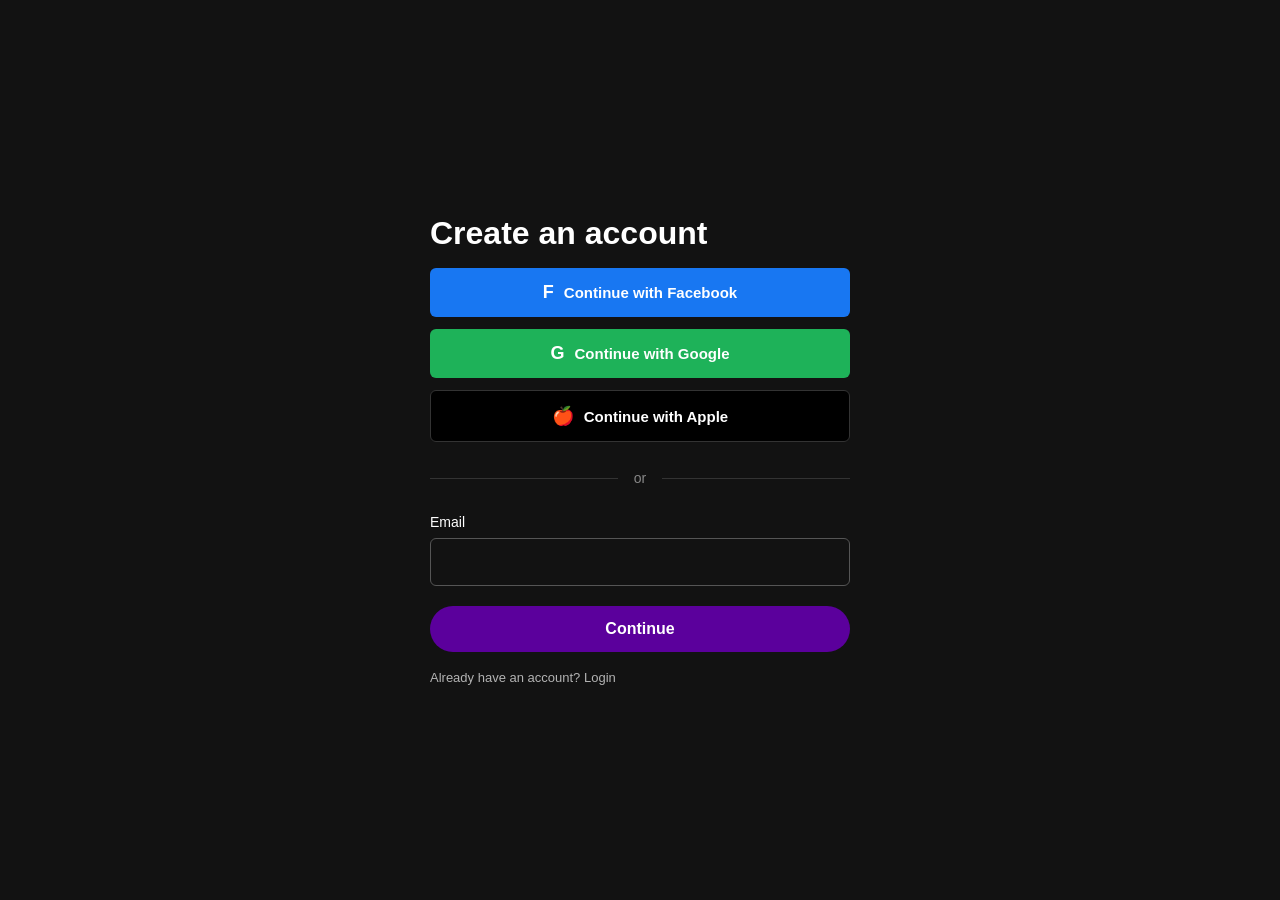
<file: Createaccount.html>
<!doctype html>
<html lang="vi">
  <head>
    <meta charset="UTF-8" />
    <title>Create an Account - CloudMusic</title>
    <link rel="stylesheet" href="login.css" />
  </head>
  <body>
    <div class="login-container">
      <h1 class="main-title">Create an account</h1>
      <button class="social-btn facebook">
        <span class="icon">F</span> Continue with Facebook
      </button>
      <button class="social-btn google">
        <span class="icon">G</span> Continue with Google
      </button>
      <button class="social-btn apple">
        <span class="icon">🍎</span> Continue with Apple
      </button>
      <div class="divider">
        <span>or</span>
      </div>
      <form class="login-form">
        <label for="email">Email</label>
        <input type="email" id="email" required />
        <button type="submit" class="continue-btn">Continue</button>
        <div class="create-account-wrap">
          <a href="login.html" class="create-account-link"
            >Already have an account? Login</a
          >
        </div>
      </form>
    </div>
  </body>
</html>
</file>
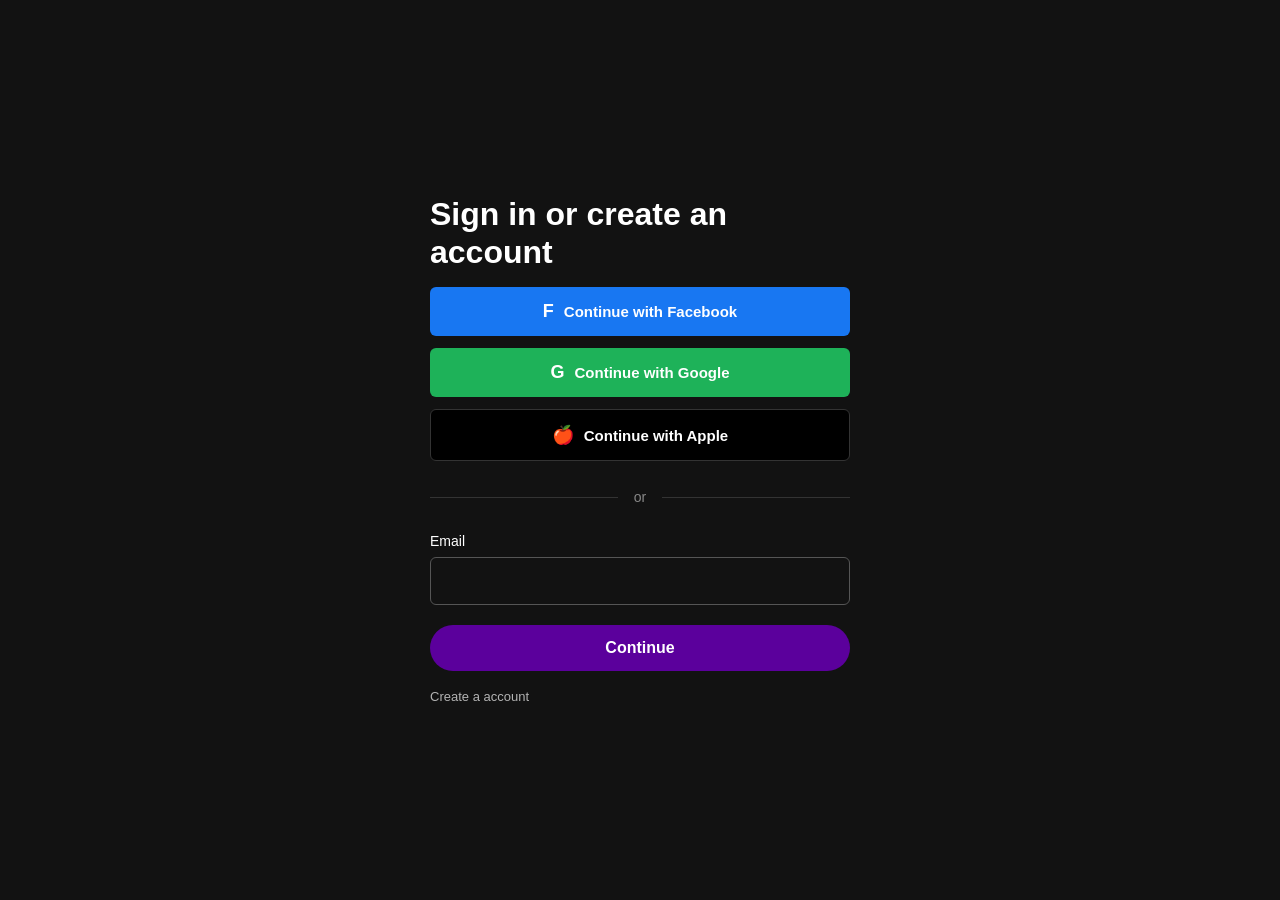
<file: login.html>
<!doctype html>
<html lang="vi">
  <head>
    <meta charset="UTF-8" />
    <title>Login - CloudMusic</title>
    <link rel="stylesheet" href="login.css" />
  </head>
  <body>
    <div class="login-container">
      <h1 class="main-title">Sign in or create an account</h1>
      <button class="social-btn facebook">
        <span class="icon">F</span> Continue with Facebook
      </button>
      <button class="social-btn google">
        <span class="icon">G</span> Continue with Google
      </button>
      <button class="social-btn apple">
        <span class="icon">🍎</span> Continue with Apple
      </button>
      <div class="divider">
        <span>or</span>
      </div>
      <form class="login-form">
        <label for="email">Email</label>
        <input type="email" id="email" required />
        <button type="submit" class="continue-btn">Continue</button>
        <div class="create-account-wrap">
          <a href="Createaccount.html" class="create-account-link"
            >Create a account</a
          >
        </div>
      </form>
    </div>
  </body>
</html>
</file>
<file: login.css>
* {
  margin: 0;
  padding: 0;
  box-sizing: border-box;
  font-family: Arial, Helvetica, sans-serif;
}

body {
  background-color: #121212;
  color: white;
  min-height: 100vh;
  display: flex;
  justify-content: center;
  align-items: center;
  padding: 20px;
}

.login-container {
  width: 100%;
  max-width: 420px;
}

.main-title {
  font-size: 32px;
  font-weight: 800;
  line-height: 1.2;
  margin-bottom: 16px;
}

.terms-text {
  font-size: 13px;
  color: #b3b3b3;
  line-height: 1.5;
  margin-bottom: 28px;
}

.terms-text a {
  color: #1e90ff;
  text-decoration: none;
}

.terms-text a:hover {
  text-decoration: underline;
}

.social-btn {
  width: 100%;
  padding: 14px;
  border: none;
  border-radius: 6px;
  font-size: 15px;
  font-weight: 600;
  cursor: pointer;
  display: flex;
  align-items: center;
  justify-content: center;
  gap: 10px;
  margin-bottom: 12px;
  transition: 0.2s;
}

.facebook {
  background-color: #1877f2;
  color: white;
}

.facebook:hover {
  background-color: #166fe5;
}

.google {
  background-color: #1eb259;
  color: white;
}

.google:hover {
  background-color: #4a4a4a;
}

.apple {
  background-color: #000;
  color: white;
  border: 1px solid #333;
}

.apple:hover {
  background-color: #111;
}

.social-btn .icon {
  font-size: 18px;
  font-weight: bold;
}

.divider {
  display: flex;
  align-items: center;
  margin: 28px 0;
  color: #888;
  font-size: 14px;
}

.divider::before,
.divider::after {
  content: "";
  flex: 1;
  height: 1px;
  background: #333;
}

.divider span {
  padding: 0 16px;
}

.login-form label {
  display: block;
  font-size: 14px;
  margin-bottom: 8px;
}

.login-form input {
  width: 100%;
  padding: 14px 16px;
  background: transparent;
  border: 1px solid #555;
  border-radius: 6px;
  color: white;
  font-size: 16px;
  outline: none;
  margin-bottom: 20px;
}

.login-form input:focus {
  border-color: #fff;
}

.continue-btn {
  width: 100%;
  padding: 14px;
  background-color: #5b009c;
  color: rgb(255, 255, 255);
  font-size: 16px;
  font-weight: 700;
  border: none;
  border-radius: 50px;
  cursor: pointer;
  transition: 0.2s;
}

.continue-btn:hover {
  background-color: #460ea8;
  transform: scale(1.02);
}

.create-account-wrap {
  margin-top: 16px;
  text-align: left;
}

.create-account-link {
  color: #b3b3b3;
  font-size: 13px;
  text-decoration: none;
  font-weight: 500;
  transition: 0.2s;
}

.create-account-link:hover {
  color: white;
  text-decoration: underline;
}
</file>
